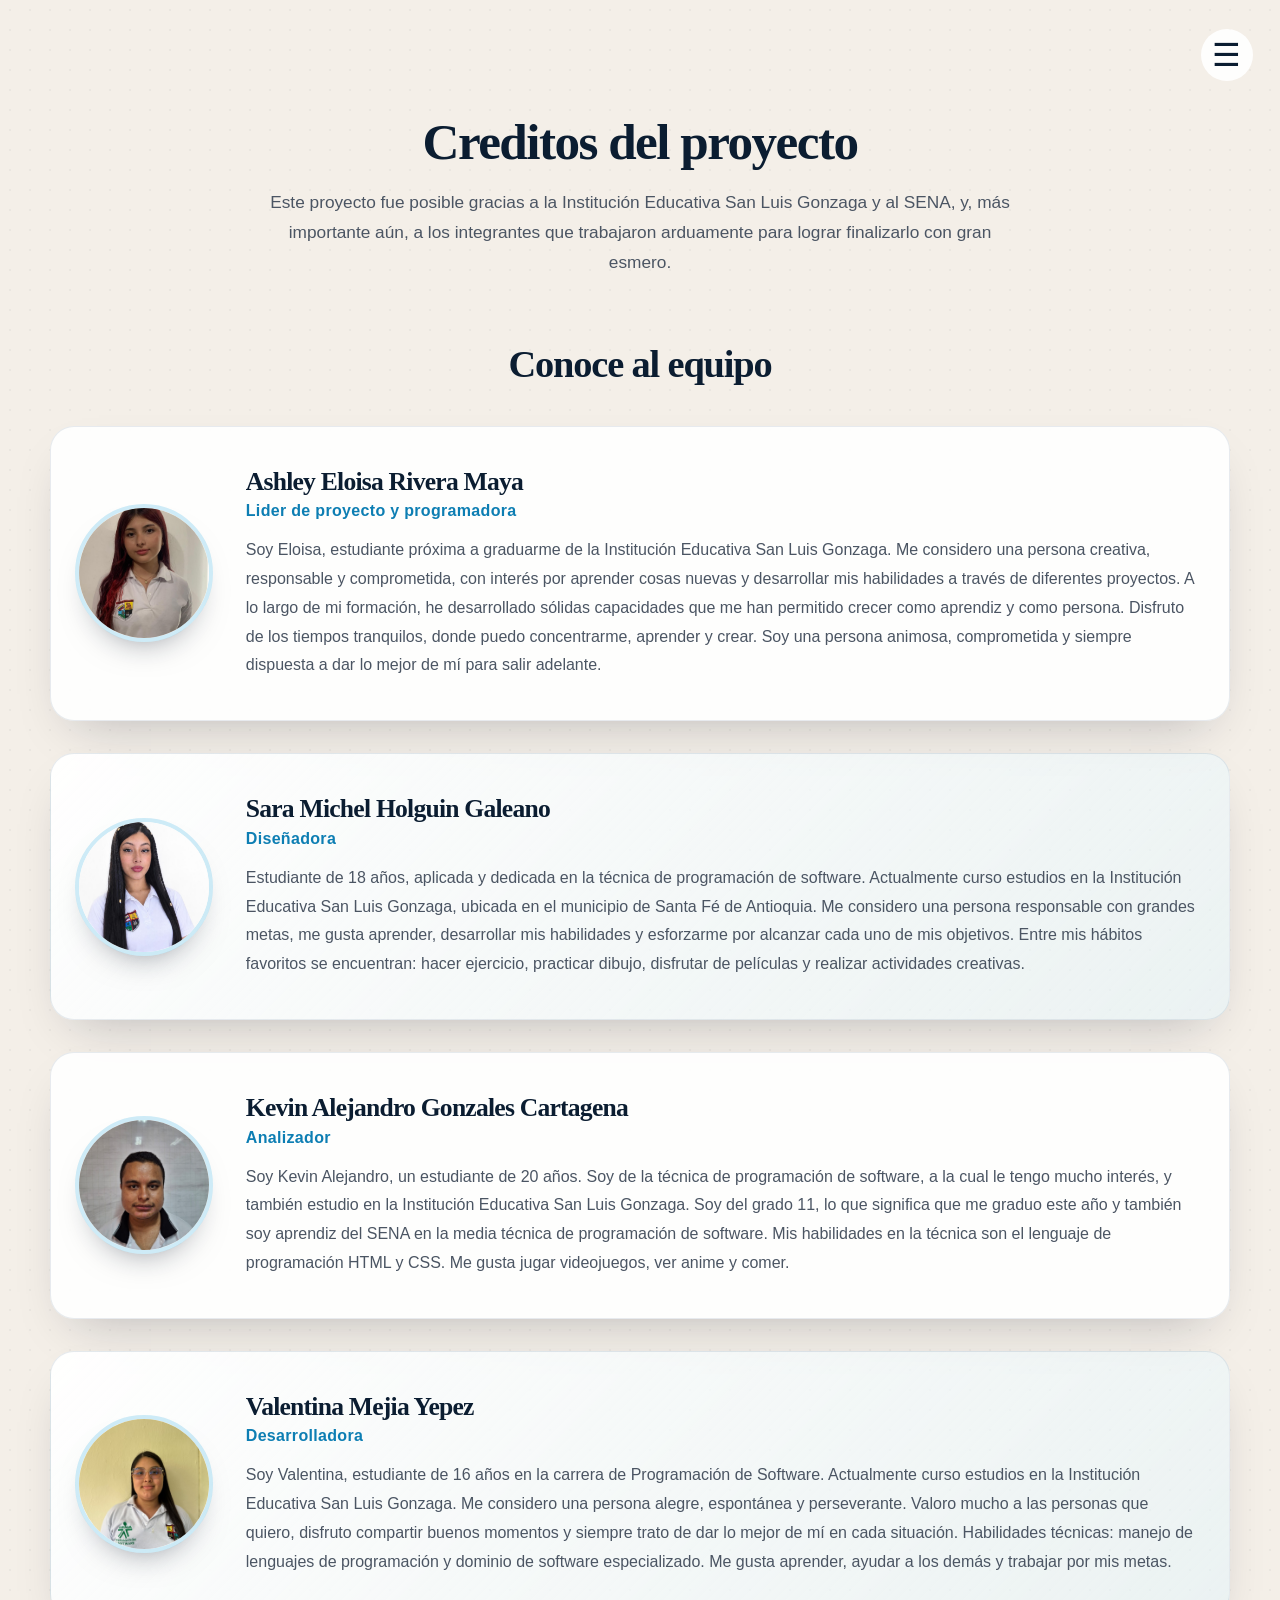
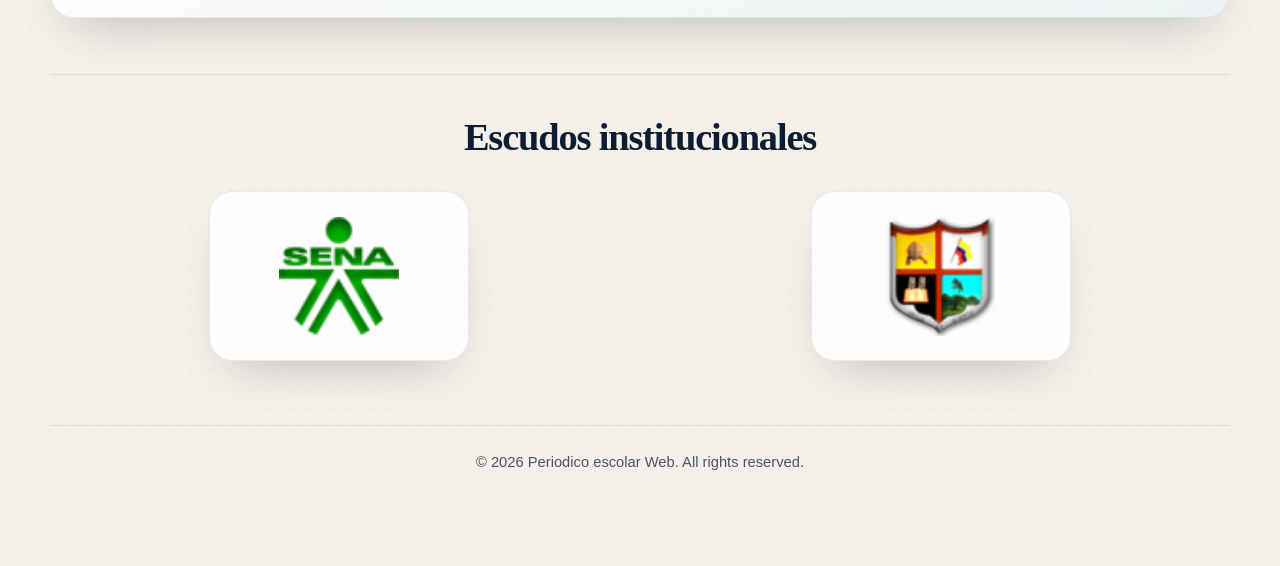
<file: html/creditoss.html>
<!DOCTYPE html>
<html lang="es">

<head>
    <meta charset="UTF-8">
    <meta name="viewport" content="width=device-width, initial-scale=1.0">
    <title>CREDITOS</title>
    <link rel="stylesheet" href="../css/creditoss.css">
</head>

<body>


    <!-- Botón siempre visible en la esquina superior derecha -->
    <button id="menu-toggle" class="menu-toggle" aria-label="Abrir menú">
        <span>☰</span>
    </button>

    <!-- Menú oculto por defecto, desplegable en cualquier tamaño -->
    <nav id="menu" class="menu-panel hidden">
        <a href="../index.html">Inicio</a>
        <a href="../html/creditoss.html">Creditos</a>
        <a href="../html/reseña.html">Reseña Institucional</a>
    </nav>

    </div>
    </header>
    <div class="page-shell">
        <header class="page-header">
            <h1>Creditos del proyecto</h1>
            <p>Este proyecto fue posible gracias a la Institución Educativa San Luis Gonzaga y al SENA, y, más importante aún, a los integrantes que trabajaron arduamente para lograr finalizarlo con gran esmero.</p>
        </header>

        <main class="page-section">
            <h2 class="section-title">Conoce al equipo</h2>

            <div class="team-list">
                <article class="team-card">
                    <div class="member-photo">
                        <img alt="Ashley Eloisa Rivera Maya" src="../img/eloisa.jpeg">
                    </div>
                    <div class="member-content">
                        <h3 class="member-name">Ashley Eloisa Rivera Maya</h3>
                        <p class="member-role">Lider de proyecto y programadora</p>
                        <p class="member-bio">Soy Eloisa, estudiante próxima a graduarme de la Institución Educativa San Luis Gonzaga. Me considero una persona creativa, responsable y comprometida, con interés por aprender cosas nuevas y desarrollar mis habilidades a través de diferentes proyectos. A lo largo de mi formación, he desarrollado sólidas capacidades que me han permitido crecer como aprendiz y como persona. Disfruto de los tiempos tranquilos, donde puedo concentrarme, aprender y crear. Soy una persona animosa, comprometida y siempre dispuesta a dar lo mejor de mí para salir adelante.</p>
                    </div>
                </article>

                <article class="team-card">
                    <div class="member-photo">
                        <img alt="Sara Michel Holguin Galeano" src="../img/sara.jpeg">
                    </div>
                    <div class="member-content">
                        <h3 class="member-name">Sara Michel Holguin Galeano</h3>
                        <p class="member-role">Diseñadora</p>
                        <p class="member-bio">Estudiante de 18 años, aplicada y dedicada en la técnica de programación de software. Actualmente curso estudios en la Institución Educativa San Luis Gonzaga, ubicada en el municipio de Santa Fé de Antioquia. Me considero una persona responsable con grandes metas, me gusta aprender, desarrollar mis habilidades y esforzarme por alcanzar cada uno de mis objetivos. Entre mis hábitos favoritos se encuentran: hacer ejercicio, practicar dibujo, disfrutar de películas y realizar actividades creativas.</p>
                    </div>
                </article>

                <article class="team-card">
                    <div class="member-photo">
                        <img alt="Kevin Alejandro Gonzales Cartagena" src="../img/kevin.jpeg">
                    </div>
                    <div class="member-content">
                        <h3 class="member-name">Kevin Alejandro Gonzales Cartagena</h3>
                        <p class="member-role">Analizador</p>
                        <p class="member-bio">Soy Kevin Alejandro, un estudiante de 20 años. Soy de la técnica de programación de software, a la cual le tengo mucho interés, y también estudio en la Institución Educativa San Luis Gonzaga. Soy del grado 11, lo que significa que me graduo este año y también soy aprendiz del SENA en la media técnica de programación de software. Mis habilidades en la técnica son el lenguaje de programación HTML y CSS. Me gusta jugar videojuegos, ver anime y comer.</p>
                    </div>
                </article>

                <article class="team-card">
                    <div class="member-photo">
                        <img alt="Valentina Mejia Yepez" src="../img/valentina.jpeg">
                    </div>
                    <div class="member-content">
                        <h3 class="member-name">Valentina Mejia Yepez</h3>
                        <p class="member-role">Desarrolladora</p>
                        <p class="member-bio">Soy Valentina, estudiante de 16 años en la carrera de Programación de Software. Actualmente curso estudios en la Institución Educativa San Luis Gonzaga. Me considero una persona alegre, espontánea y perseverante. Valoro mucho a las personas que quiero, disfruto compartir buenos momentos y siempre trato de dar lo mejor de mí en cada situación. Habilidades técnicas: manejo de lenguajes de programación y dominio de software especializado. Me gusta aprender, ayudar a los demás y trabajar por mis metas.</p>
                    </div>
                </article>
            </div>

            <div class="badges">
                <h2 class="section-title">Escudos institucionales</h2>
                <div class="badges-grid">
                    <div class="badge-box">
                        <img src="../img/escudoSena.png" alt="Escudo SENA">
                    </div>
                    <div class="badge-box">
                        <img src="../img/escudocolegio.png" alt="Escudo Colegio">
                    </div>
                </div>
            </div>
        </main>

        <footer class="footer">
            <p>© 2026 Periodico escolar Web. All rights reserved.</p>
        </footer>
    </div>


    <script>
        const toggleButton = document.getElementById("menu-toggle");
        const menu = document.getElementById("menu");

        // Mostrar/ocultar al presionar el botón
        toggleButton.addEventListener("click", () => {
            menu.classList.toggle("hidden");
        });

        // Cerrar el menú al hacer clic en cualquier opción
        const links = menu.querySelectorAll("a");
        links.forEach(link => {
            link.addEventListener("click", () => {
                menu.classList.add("hidden");
            });
        });
    </script>


</body>

</html>
</file>
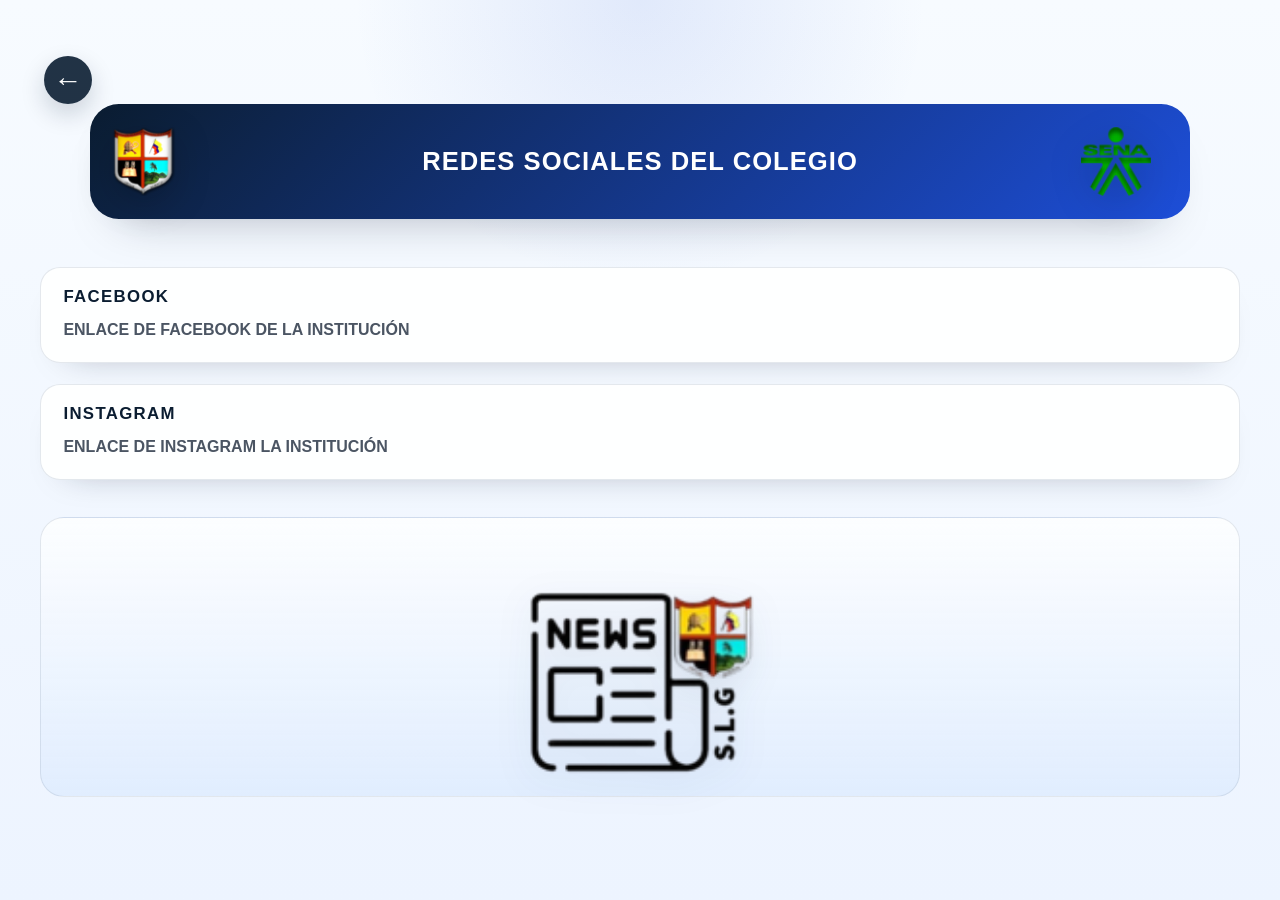
<file: html/Redes_colegio.html>
<!DOCTYPE html>
<html lang="es">

<head>
  <meta charset="UTF-8">
  <meta name="viewport" content="width=device-width, initial-scale=1.0">
  <title>Redes Sociales del San Luis Gonzaga</title>
  <link rel="stylesheet" href="../css/Redes_colegio.css">
</head>

<body>
  <div class="contenedor">
    <a href="../index.html" class="back-link" aria-label="Volver al inicio">←</a>
    <main class="contenido-principal">

      <!-- Recuadro azul con título principal -->
      <header class="encabezado">
        <div class="recuadro-azul">
          <div class="titulo-con-logos">
            <img src="../img/escudocolegio.png" alt="Logo izquierdo" class="logo">
            <h1 class="titulo">REDES SOCIALES DEL COLEGIO </h1>
            <img src="../img/escudoSena.png" alt="Logo derecho" class="logo">
          </div>
        </div>
      </header>

      <!-- Sección de redes -->
      <section class="redes">

<div class="enlace">
  <h3>FACEBOOK</h3>
  <p>
    <a href="../https://www.facebook.com/share/1BynLtzvho/" target="_blank">
      ENLACE DE FACEBOOK DE LA INSTITUCIÓN
    </a>
  </p>
</div>

    <div class="enlace">
  <h3>INSTAGRAM</h3>
  <p>
    <a href="../https://www.instagram.com/iesanluisgonzaga?stkn=ZmdhZHI1Znp2c3pw" target="_blank">
      ENLACE DE INSTAGRAM LA INSTITUCIÓN
    </a>
  </p>
</div>
        <picture class="logo_empresa">
        <img  src="/img/Logoperiodicoescolar.png" alt="">
        </picture>
  </div>

  </section>


  </main>
  </div>
</body>

</html>
</file>
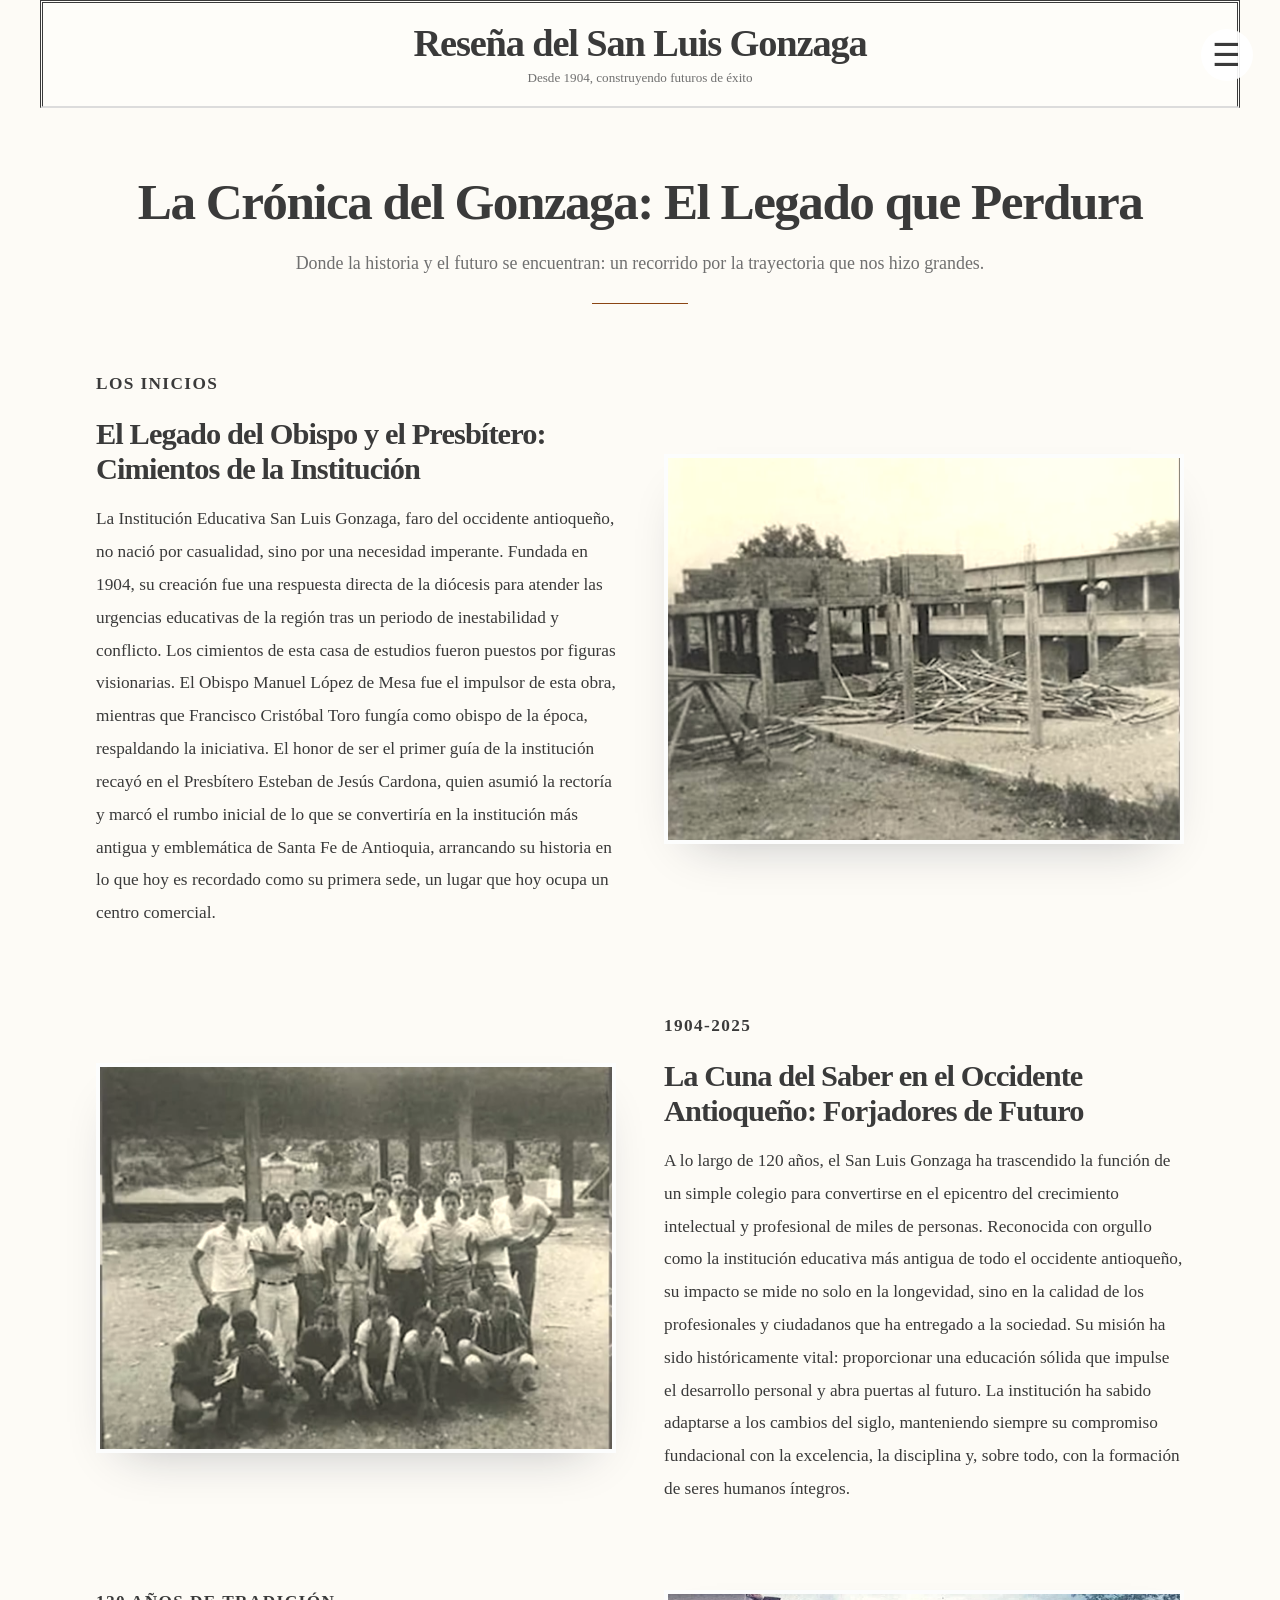
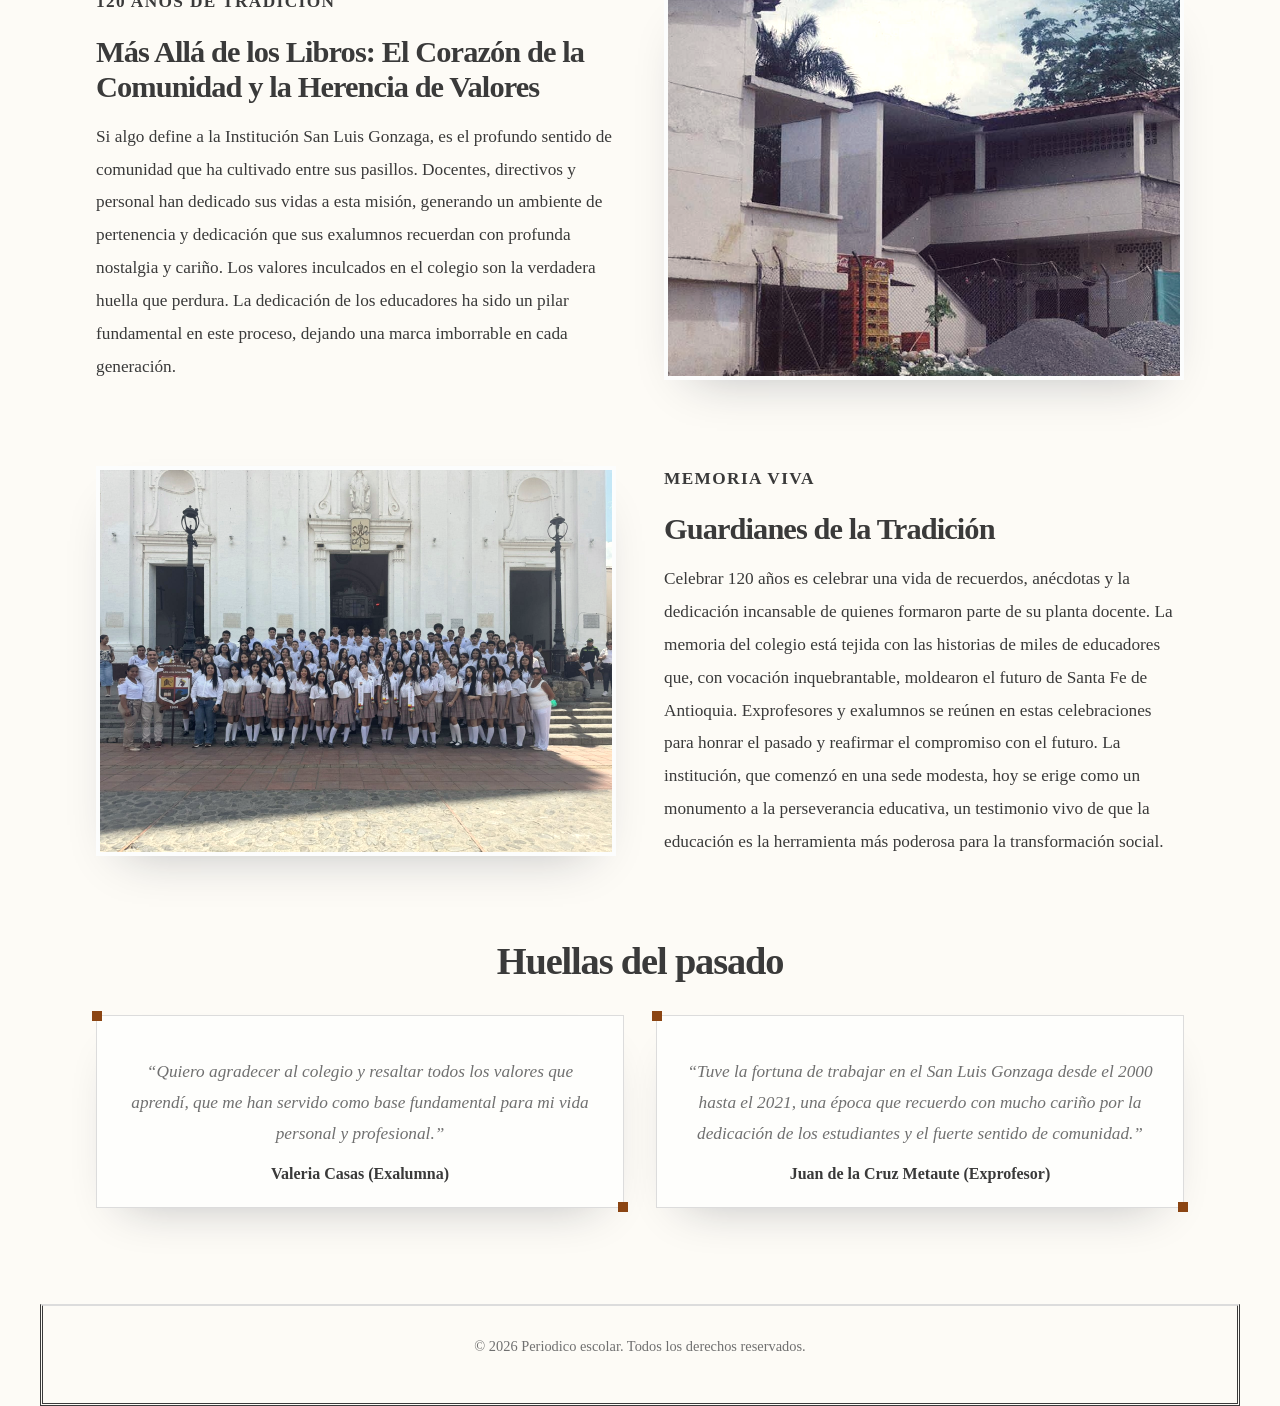
<file: html/reseña.html>
<!DOCTYPE html>
<html lang="es">

<head>
    <meta charset="UTF-8">
    <meta name="viewport" content="width=device-width, initial-scale=1.0">
    <title>Historia del Periódico Escolar</title>
    <link rel="stylesheet" href="../css/reseña.css">
</head>

<body>
    <!-- Botón siempre visible en la esquina superior derecha -->
    <button id="menu-toggle" class="menu-toggle" aria-label="Abrir menú">
        <span>☰</span>
    </button>

    <nav id="menu" class="menu-panel hidden">
        <a href="../index.html">Inicio</a>
        <a href="../html/creditoss.html">Creditos</a>
        <a href="../html/reseña.html">Reseña Institucional</a>
    </nav>

    <div class="page-shell">
        <header class="site-header">
            <div class="header-inner">
                <div>
                    <h1 class="site-title">Reseña del San Luis Gonzaga</h1>
                    <p class="site-subtitle">Desde 1904, construyendo futuros de éxito</p>
                </div>
            </div>
        </header>

        <main class="main-content">
            <section class="hero">
                <h1>La Crónica del Gonzaga: El Legado que Perdura</h1>
                <p>Donde la historia y el futuro se encuentran: un recorrido por la trayectoria que nos hizo grandes.</p>
                <div class="divider"></div>
            </section>

            <div class="story-stack">
                <section class="story-row">
                    <div class="story-copy">
                        <p class="story-label">Los inicios</p>
                        <h3>El Legado del Obispo y el Presbítero: Cimientos de la Institución</h3>
                        <p>La Institución Educativa San Luis Gonzaga, faro del occidente antioqueño, no nació por casualidad, sino por una necesidad imperante. Fundada en 1904, su creación fue una respuesta directa de la diócesis para atender las urgencias educativas de la región tras un periodo de inestabilidad y conflicto. Los cimientos de esta casa de estudios fueron puestos por figuras visionarias. El Obispo Manuel López de Mesa fue el impulsor de esta obra, mientras que Francisco Cristóbal Toro fungía como obispo de la época, respaldando la iniciativa. El honor de ser el primer guía de la institución recayó en el Presbítero Esteban de Jesús Cardona, quien asumió la rectoría y marcó el rumbo inicial de lo que se convertiría en la institución más antigua y emblemática de Santa Fe de Antioquia, arrancando su historia en lo que hoy es recordado como su primera sede, un lugar que hoy ocupa un centro comercial.</p>
                    </div>
                    <div class="story-media">
                        <img src="../img/img_reseña0.jpeg" alt="Fotografía del equipo fundador">
                    </div>
                </section>

                <section class="story-row">
                    <div class="story-media">
                        <img src="../img/img_reseña1.jpeg" alt="Fotografía institucional">
                    </div>
                    <div class="story-copy">
                        <p class="story-label">1904-2025</p>
                        <h3>La Cuna del Saber en el Occidente Antioqueño: Forjadores de Futuro</h3>
                        <p>A lo largo de 120 años, el San Luis Gonzaga ha trascendido la función de un simple colegio para convertirse en el epicentro del crecimiento intelectual y profesional de miles de personas. Reconocida con orgullo como la institución educativa más antigua de todo el occidente antioqueño, su impacto se mide no solo en la longevidad, sino en la calidad de los profesionales y ciudadanos que ha entregado a la sociedad. Su misión ha sido históricamente vital: proporcionar una educación sólida que impulse el desarrollo personal y abra puertas al futuro. La institución ha sabido adaptarse a los cambios del siglo, manteniendo siempre su compromiso fundacional con la excelencia, la disciplina y, sobre todo, con la formación de seres humanos íntegros.</p>
                    </div>
                </section>

                <section class="story-row">
                    <div class="story-copy">
                        <p class="story-label">120 años de tradición</p>
                        <h3>Más Allá de los Libros: El Corazón de la Comunidad y la Herencia de Valores</h3>
                        <p>Si algo define a la Institución San Luis Gonzaga, es el profundo sentido de comunidad que ha cultivado entre sus pasillos. Docentes, directivos y personal han dedicado sus vidas a esta misión, generando un ambiente de pertenencia y dedicación que sus exalumnos recuerdan con profunda nostalgia y cariño. Los valores inculcados en el colegio son la verdadera huella que perdura. La dedicación de los educadores ha sido un pilar fundamental en este proceso, dejando una marca imborrable en cada generación.</p>
                    </div>
                    <div class="story-media">
                        <img src="../img/img_reseña3.jpg" alt="Fotografía histórica">
                    </div>
                </section>

                <section class="story-row">
                    <div class="story-media">
                        <img src="../img/img_reseña4.jpg" alt="Fotografía institucional reciente">
                    </div>
                    <div class="story-copy">
                        <p class="story-label">Memoria viva</p>
                        <h3>Guardianes de la Tradición</h3>
                        <p>Celebrar 120 años es celebrar una vida de recuerdos, anécdotas y la dedicación incansable de quienes formaron parte de su planta docente. La memoria del colegio está tejida con las historias de miles de educadores que, con vocación inquebrantable, moldearon el futuro de Santa Fe de Antioquia. Exprofesores y exalumnos se reúnen en estas celebraciones para honrar el pasado y reafirmar el compromiso con el futuro. La institución, que comenzó en una sede modesta, hoy se erige como un monumento a la perseverancia educativa, un testimonio vivo de que la educación es la herramienta más poderosa para la transformación social.</p>
                    </div>
                </section>
            </div>

            <section class="quote-section">
                <h2 class="quote-heading">Huellas del pasado</h2>
                <div class="quote-grid">
                    <div class="quote-card">
                        <blockquote>“Quiero agradecer al colegio y resaltar todos los valores que aprendí, que me han servido como base fundamental para mi vida personal y profesional.”</blockquote>
                        <cite>Valeria Casas (Exalumna)</cite>
                    </div>
                    <div class="quote-card">
                        <blockquote>“Tuve la fortuna de trabajar en el San Luis Gonzaga desde el 2000 hasta el 2021, una época que recuerdo con mucho cariño por la dedicación de los estudiantes y el fuerte sentido de comunidad.”</blockquote>
                        <cite>Juan de la Cruz Metaute (Exprofesor)</cite>
                    </div>
                </div>
            </section>
        </main>

        <footer class="footer">
            <div class="footer-inner">
                <p>© 2026 Periodico escolar. Todos los derechos reservados.</p>
            </div>
        </footer>
    </div>

    <script>
        const toggleButton = document.getElementById("menu-toggle");
        const menu = document.getElementById("menu");

        // Mostrar/ocultar al presionar el botón
        toggleButton.addEventListener("click", () => {
            menu.classList.toggle("hidden");
        });

        // Cerrar el menú al hacer clic en cualquier opción
        const links = menu.querySelectorAll("a");
        links.forEach(link => {
            link.addEventListener("click", () => {
                menu.classList.add("hidden");
            });
        });
    </script>

</body>

</html>
</file>
<file: css/creditoss.css>
:root {
  --bg-page: #f4efe8;
  --bg-grid: rgba(15, 23, 42, 0.04);
  --panel: rgba(255, 255, 255, 0.88);
  --panel-strong: #ffffff;
  --navy-900: #0b1d31;
  --navy-800: #122b45;
  --brand: #0f9ed9;
  --brand-dark: #0d7eb3;
  --brand-soft: #e0f6ff;
  --text: #1f2937;
  --text-soft: #4b5563;
  --text-light: #f8fafc;
  --border: rgba(148, 163, 184, 0.22);
  --shadow-soft: 0 22px 50px -24px rgba(15, 23, 42, 0.28);
}

* {
  box-sizing: border-box;
}

html {
  scroll-behavior: smooth;
}

body {
  margin: 0;
  min-height: 100vh;
  font-family: 'Segoe UI', Arial, sans-serif;
  color: var(--text);
  background-color: var(--bg-page);
  background-image:
    radial-gradient(circle, var(--bg-grid) 1px, transparent 1px);
  background-size: 20px 20px;
}

img {
  display: block;
  max-width: 100%;
}

button,
a {
  transition: all 0.25s ease;
}

button:focus-visible,
a:focus-visible {
  outline: 2px solid rgba(15, 158, 217, 0.8);
  outline-offset: 2px;
}

h1, h2, h3, h4, h5, h6 {
  margin: 0;
  font-family: Georgia, 'Times New Roman', serif;
  letter-spacing: -0.03em;
}

p {
  margin: 0;
}

.page-shell {
  width: min(1180px, calc(100% - 32px));
  margin: 0 auto;
  padding: 7rem 0 4rem;
}

.page-header {
  text-align: center;
}

.page-header h1 {
  font-size: clamp(2.5rem, 4vw, 4.2rem);
  color: var(--navy-900);
  font-weight: 800;
}

.page-header p {
  max-width: 760px;
  margin: 1rem auto 0;
  font-size: 1.08rem;
  line-height: 1.75;
  color: var(--text-soft);
}

.page-section {
  margin-top: 4rem;
}

.section-title {
  text-align: center;
  font-size: clamp(1.8rem, 3vw, 2.5rem);
  color: var(--navy-900);
}

.team-list {
  margin-top: 2.5rem;
  display: grid;
  gap: 2rem;
}

.team-card {
  display: flex;
  align-items: center;
  gap: 1.7rem;
  padding: 1.5rem;
  background: rgba(255, 255, 255, 0.9);
  border: 1px solid var(--border);
  border-radius: 1.5rem;
  box-shadow: var(--shadow-soft);
}

.team-card:nth-child(even) {
  background: linear-gradient(135deg, rgba(255,255,255,0.96), rgba(224, 246, 255, 0.45));
}

.member-photo {
  width: 138px;
  height: 138px;
  border-radius: 50%;
  flex-shrink: 0;
  overflow: hidden;
  border: 4px solid rgba(15, 158, 217, 0.2);
  box-shadow: 0 18px 34px -22px rgba(15, 23, 42, 0.55);
}

.member-photo img {
  width: 100%;
  height: 100%;
  object-fit: cover;
}

.member-content {
  flex: 1;
  padding: 1rem 0.35rem;
}

.member-name {
  font-size: clamp(1.5rem, 2vw, 2.2rem);
  color: var(--navy-900);
  font-weight: 700;
}

.member-role {
  margin-top: 0.35rem;
  color: var(--brand-dark);
  font-weight: 700;
  letter-spacing: 0.02em;
}

.member-bio {
  margin-top: 1rem;
  color: var(--text-soft);
  line-height: 1.8;
  font-size: 1rem;
}

.badges {
  margin-top: 3.5rem;
  border-top: 1px solid rgba(148, 163, 184, 0.28); 
  padding-top: 2.5rem;
}

.badges-grid {
  margin-top: 2rem;
  display: grid;
  grid-template-columns: repeat(2, minmax(0, 1fr));
  gap: 1.5rem;
  justify-items: center;
}

.badge-box {
  display: flex;
  align-items: center;
  justify-content: center;
  width: min(100%, 260px);
  min-height: 170px;
  padding: 1.25rem;
  border-radius: 1.5rem;
  background: rgba(255,255,255,0.88);
  border: 1px solid var(--border);
  box-shadow: var(--shadow-soft);
}

.badge-box img {
  width: 120px;
  height: 120px;
  object-fit: contain;
}

.footer {
  margin-top: 4rem;
  padding: 1.8rem 0 2rem;
  border-top: 1px solid rgba(148, 163, 184, 0.28);
  text-align: center;
  color: var(--text-soft);
  font-size: 0.92rem;
}

.menu-toggle {
  position: fixed;
  top: 1.8rem;
  right: 1.7rem;
  z-index: 50;
  width: 52px;
  height: 52px;
  border: none;
  border-radius: 50%;
  background: rgba(255, 255, 255, 0.9);
  color: var(--navy-900);
  box-shadow: var(--shadow-soft);
  cursor: pointer;
}

.menu-toggle span {
  font-size: 2rem;
  line-height: 1;
}

.menu-panel {
  position: fixed;
  top: 4.6rem;
  right: 1.2rem;
  z-index: 40;
  display: flex;
  flex-direction: column;
  gap: 0.8rem;
  min-width: 220px;
  padding: 1rem 1.2rem;
  border-radius: 1rem;
  background: rgba(255,255,255,0.96);
  border: 1px solid var(--border);
  box-shadow: var(--shadow-soft);
}

.menu-panel a {
  color: var(--text);
  text-decoration: none;
  font-size: 1.05rem;
  font-weight: 600;
}

.menu-panel a:hover {
  color: var(--brand-dark);
}

.hidden {
  display: none !important;
}

@media (max-width: 768px) {
  .page-shell {
    width: min(100% - 20px, 1180px);
    padding-top: 6rem;
  }

  .team-card {
    flex-direction: column;
    text-align: center;
    padding: 1.25rem;
  }

  .member-photo {
    width: 120px;
    height: 120px;
  }

  .member-content {
    padding: 0;
  }

  .badges-grid {
    grid-template-columns: 1fr;
  }
}
</file>
<file: css/Redes_colegio.css>
:root {
  --bg-page: #eef5ff;
  --panel: rgba(255, 255, 255, 0.9);
  --panel-strong: #ffffff;
  --navy-900: #0b1d31;
  --navy-800: #122b45;
  --brand: #1d4ed8;
  --brand-strong: #163ea8;
  --brand-soft: #dfeeff;
  --text: #1f2937;
  --text-soft: #4b5563;
  --line: rgba(148, 163, 184, 0.25);
  --shadow-soft: 0 26px 50px -32px rgba(15, 23, 42, 0.35);
}

* {
  box-sizing: border-box;
}

html {
  scroll-behavior: smooth;
}

body {
  margin: 0;
  min-height: 100vh;
  font-family: 'Segoe UI', Arial, sans-serif;
  background:
    radial-gradient(circle at top, rgba(29, 78, 216, 0.10), transparent 26%),
    linear-gradient(180deg, #f7fbff 0%, #edf4ff 100%);
  color: var(--text);
}

.back-link {
  display: inline-flex;
  align-items: center;
  justify-content: center;
  width: 48px;
  height: 48px;
  margin: 1rem 0 0 0.25rem;
  border-radius: 50%;
  background: rgba(11, 29, 49, 0.9);
  color: #ffffff;
  font-size: 1.8rem;
  font-weight: 700;
  text-decoration: none;
  box-shadow: 0 10px 25px rgba(11, 29, 49, 0.18);
  transition: transform 0.2s ease, background 0.2s ease;
}

.back-link:hover {
  transform: translateY(-1px);
  background: var(--brand-strong);
}

img {
  display: block;
  max-width: 100%;
}

p, h1, h2, h3 {
  margin: 0;
}

a {
  color: inherit;
  text-decoration: none;
  transition: color 0.25s ease, transform 0.25s ease;
}

a:hover {
  color: var(--brand);
  transform: translateY(-1px);
}

.contenedor {
  width: min(1200px, calc(100% - 28px));
  margin: 0 auto;
  padding: 2.5rem 0 4rem;
}

.contenido-principal {
  display: grid;
  gap: 2rem;
}

.encabezado {
  display: flex;
  justify-content: center;
}

.recuadro-azul {
  width: min(100%, 1100px);
  padding: 1.4rem 1.2rem;
  border-radius: 1.8rem;
  background: linear-gradient(135deg, var(--navy-900), var(--brand));
  box-shadow: var(--shadow-soft);
}

.titulo-con-logos {
  display: grid;
  grid-template-columns: 90px 1fr 90px;
  align-items: center;
  gap: 1rem;
}

.logo {
  width: 70px;
  height: 70px;
  object-fit: contain;
  filter: drop-shadow(0 10px 18px rgba(0, 0, 0, 0.2));
}

.titulo {
  text-align: center;
  font-size: clamp(1.5rem, 2vw, 3rem);
  font-weight: 800;
  color: #ffffff;
  letter-spacing: 0.04em;
}

.redes {
  display: grid;
  gap: 1.3rem;
  padding: 1rem 0 0;
}

.enlace {
  position: relative;
  background: rgba(255, 255, 255, 0.9);
  border: 1px solid var(--line);
  border-radius: 1.25rem;
  padding: 1.2rem 1.4rem;
  box-shadow: 0 16px 36px -28px rgba(15, 23, 42, 0.4);
}

.enlace h3 {
  margin-bottom: 0.55rem;
  color: var(--navy-900);
  font-size: 1.05rem;
  letter-spacing: 0.08em;
  text-transform: uppercase;
}

.enlace p {
  color: var(--text-soft);
  font-size: 1rem;
  line-height: 1.7;
}

.enlace a {
  display: inline-block;
  font-weight: 600;
}

.enlace:hover {
  border-color: rgba(29, 78, 216, 0.22);
  box-shadow: 0 18px 40px -28px rgba(29, 78, 216, 0.35);
}

.logo_empresa {
  display: flex;
  justify-content: center;
  align-items: center;
  margin-top: 1rem;
  padding: 1.2rem;
  border-radius: 1.5rem;
  background: linear-gradient(180deg, rgba(255,255,255,0.8), rgba(219, 234, 254, 0.7));
  border: 1px solid var(--line);
}

.logo_empresa img {
  width: min(300px, 65%);
  height: auto;
  object-fit: contain;
  filter: drop-shadow(0 10px 18px rgba(20, 38, 74, 0.12));
}

@media (max-width: 640px) {
  .titulo-con-logos {
    grid-template-columns: 1fr;
    text-align: center;
  }

  .logo {
    justify-self: center;
  }

  .recuadro-azul {
    padding: 1.1rem 0.8rem;
  }

  .enlace {
    padding: 1rem 1rem;
  }
}
</file>
<file: css/reseña.css>
:root {
  --bg-light: #fdfbf6;
  --bg-dark: #2a2a2a;
  --bg-panel: rgba(255, 255, 255, 0.92);
  --text-light: #3a3a3a;
  --text-dark: #e0e0e0;
  --muted-light: #707070;
  --muted-dark: #a0a0a0;
  --border-light: #dcdcdc;
  --border-dark: #4a4a4a;
  --primary: #8b4513;
  --primary-soft: #f4e7dc;
  --shadow-soft: 0 22px 50px -28px rgba(15, 23, 42, 0.3);
}

* {
  box-sizing: border-box;
}

html {
  scroll-behavior: smooth;
}

body {
  margin: 0;
  min-height: 100vh;
  background: var(--bg-light);
  color: var(--text-light);
  font-family: Georgia, 'Times New Roman', serif;
}

img {
  display: block;
  max-width: 100%;
}

button,
a {
  transition: all 0.25s ease;
}

button:focus-visible,
a:focus-visible {
  outline: 2px solid rgba(139, 69, 19, 0.7);
  outline-offset: 2px;
}

h1, h2, h3, h4, h5, h6 {
  margin: 0;
  font-family: Georgia, 'Times New Roman', serif;
  letter-spacing: -0.03em;
}

p {
  margin: 0;
}

.page-shell {
  width: min(1200px, calc(100% - 32px));
  margin: 0 auto;
}

.site-header {
  border-bottom: 2px solid var(--border-light);
  border-style: double;
  padding: 1.1rem 1rem 1.25rem;
  background: rgba(255, 255, 255, 0.35);
}

.header-inner {
  max-width: 1200px;
  margin: 0 auto;
  display: flex;
  align-items: center;
  justify-content: center;
  text-align: center;
}

.site-title {
  font-size: clamp(2rem, 3vw, 3rem);
  font-weight: 900;
  color: var(--text-light);
}

.site-subtitle {
  margin-top: 0.35rem;
  font-size: 0.82rem;
  color: var(--muted-light);
}

.main-content {
  max-width: 1120px;
  margin: 0 auto;
  padding: 4rem 1rem 2rem;
}

.hero {
  text-align: center;
  margin-bottom: 4rem;
}

.hero h1 {
  font-size: clamp(2.3rem, 4vw, 4rem);
  font-weight: 700;
  color: var(--text-light);
}

.hero p {
  max-width: 720px;
  margin: 1rem auto 0;
  font-size: 1.12rem;
  line-height: 1.8;
  color: var(--muted-light);
}

.divider {
  width: 96px;
  height: 1px;
  background: var(--primary);
  margin: 1.5rem auto 0;
}

.story-stack {
  display: grid;
  gap: 5rem;
}

.story-row {
  display: grid;
  grid-template-columns: 1fr 1fr;
  gap: 3rem;
  align-items: center;
}

.story-copy {
  display: flex;
  flex-direction: column;
  gap: 1rem;
}

.story-label {
  font-size: 0.75rem;
  font-weight: 800;
  letter-spacing: 0.08em;
  color: var(--primary);
  text-transform: uppercase;
}

.story-copy h3 {
  font-size: clamp(1.9rem, 2vw, 2.8rem);
  color: var(--text-light);
}

.story-copy p {
  font-size: 1.08rem;
  line-height: 1.9;
  color: var(--text-light);
}

.story-media {
  position: relative;
  aspect-ratio: 4 / 3;
  border: 4px solid rgba(255, 255, 255, 0.9);
  box-shadow: var(--shadow-soft);
  background: #e5e7eb;
  overflow: hidden;
}

.story-media::before {
  content: "";
  position: absolute;
  inset: 0;
  background: rgba(0, 0, 0, 0.14);
}

.story-media img {
  width: 100%;
  height: 100%;
  object-fit: cover;
  filter: sepia(0.2) contrast(1.02);
  transition: filter 0.3s ease, transform 0.3s ease;
}

.story-media:hover img {
  filter: sepia(0) contrast(1.04);
  transform: scale(1.02);
}

.quote-section {
  margin-top: 5rem;
}

.quote-heading {
  text-align: center;
  font-size: clamp(2rem, 3vw, 3rem);
  margin-bottom: 2rem;
  color: var(--text-light);
}

.quote-grid {
  display: grid;
  grid-template-columns: repeat(2, minmax(0, 1fr));
  gap: 2rem;
}

.quote-card {
  position: relative;
  padding: 2rem 1.5rem 1.5rem;
  text-align: center;
  border: 1px solid var(--border-light);
  background: rgba(255,255,255,0.7);
  box-shadow: var(--shadow-soft);
}

.quote-card::before,
.quote-card::after {
  content: "";
  position: absolute;
  width: 10px;
  height: 10px;
  background: var(--primary);
}

.quote-card::before {
  top: -5px;
  left: -5px;
}

.quote-card::after {
  right: -5px;
  bottom: -5px;
}

.quote-card blockquote {
  margin: 0;
  padding: 0.5rem 0.3rem 1rem;
  font-size: 1.08rem;
  line-height: 1.8;
  color: var(--muted-light);
  font-style: italic;
}

.quote-card cite {
  display: block;
  font-weight: 800;
  font-style: normal;
  color: var(--text-light);
}

.footer {
  margin-top: 4rem;
  border-top: 2px solid var(--border-light);
  border-style: double;
}

.footer-inner {
  max-width: 1200px;
  margin: 0 auto;
  padding: 2rem 1rem 3rem;
  text-align: center;
  color: var(--muted-light);
  font-size: 0.9rem;
}

.menu-toggle {
  position: fixed;
  top: 1.8rem;
  right: 1.7rem;
  z-index: 50;
  width: 52px;
  height: 52px;
  border: none;
  border-radius: 50%;
  background: rgba(255, 255, 255, 0.92);
  color: var(--text-light);
  box-shadow: var(--shadow-soft);
  cursor: pointer;
}

.menu-toggle span {
  font-size: 2rem;
  line-height: 1;
}

.menu-panel {
  position: fixed;
  top: 4.6rem;
  right: 1.2rem;
  z-index: 40;
  display: flex;
  flex-direction: column;
  gap: 0.8rem;
  min-width: 220px;
  padding: 1rem 1.2rem;
  border-radius: 1rem;
  background: rgba(255,255,255,0.97);
  border: 1px solid var(--border-light);
  box-shadow: var(--shadow-soft);
}

.menu-panel a {
  color: var(--text-light);
  text-decoration: none;
  font-size: 1.08rem;
  font-weight: 600;
}

.menu-panel a:hover {
  color: var(--primary);
}

.hidden {
  display: none !important;
}

@media (max-width: 768px) {
  .page-shell,
  .main-content {
    width: calc(100% - 20px);
  }

  .story-row,
  .quote-grid {
    grid-template-columns: 1fr;
  }

  .story-media {
    order: -1;
  }

  .hero {
    margin-bottom: 2.5rem;
  }
}
</file>
